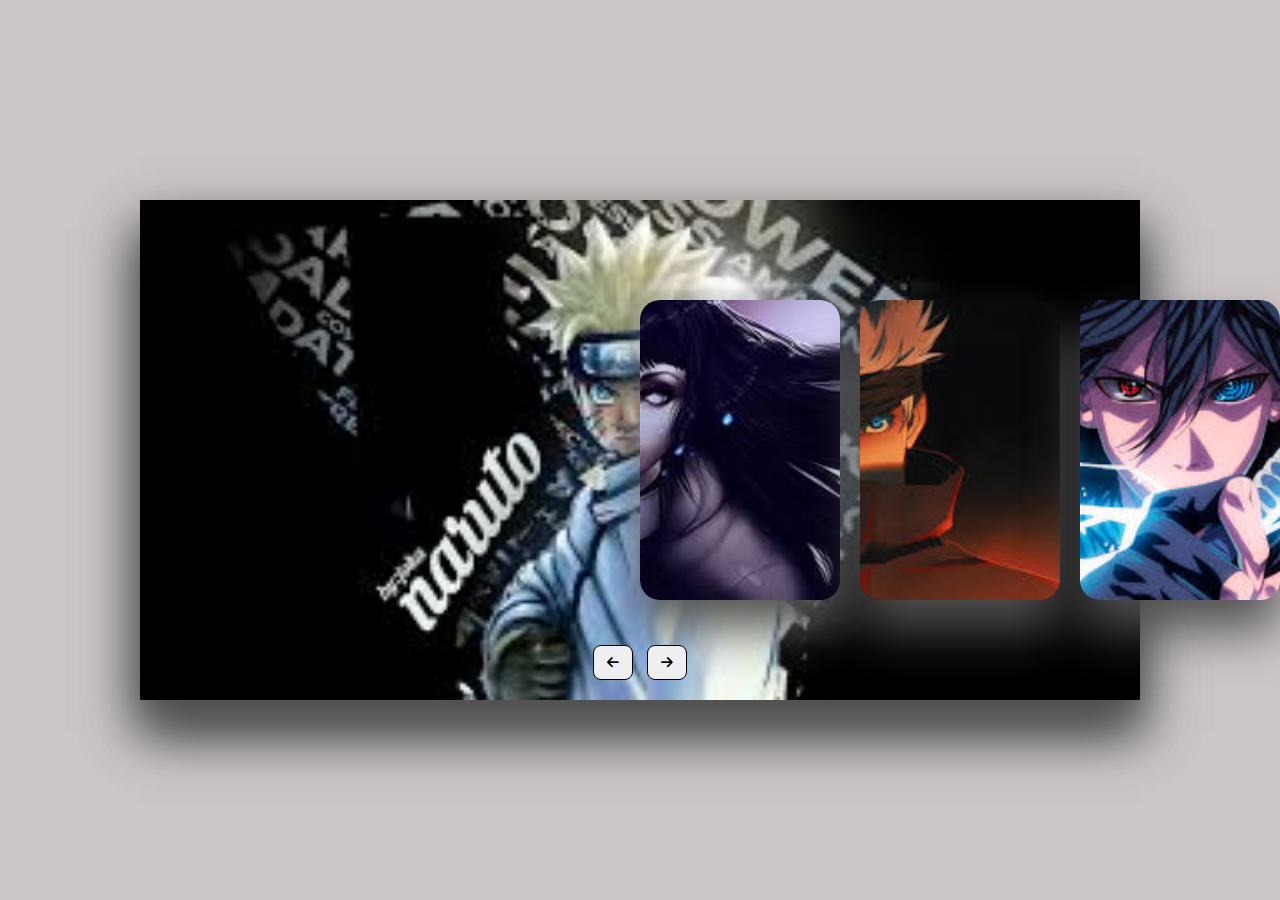
<file: ImageSliderEffect/index.html>
<!DOCTYPE html>
<html lang="en">

<head>
    <meta charset="UTF-8">
    <meta name="viewport" content="width=device-width, initial-scale=1.0">
    <title>Image Slider Effect</title>
    <link rel="stylesheet" href="style.css">
    <!-- <link rel="stylesheet" href="https://cdnjs.cloudflare.com/ajax/libs/font-awesome/6.4.0/css/all.min.css"
        integrity="sha512-iecdLmaskl7CVkqkXNQ/ZH/XLlvWZOJyj7Yy7tcenmpD1ypASozpmT/E0iPtmFIB46ZmdtAc9eNBvH0H/ZpiBW=="
        crossorigin="anonymous" referrerpolicy="no-referrer"> -->

    <link rel="stylesheet" href="https://cdnjs.cloudflare.com/ajax/libs/font-awesome/6.7.2/css/all.min.css">

</head>

<body>

    <div class="container">

        <div class="slide">

            <div class="item" style="background-image: url('photos/kakashi.jpg');">
                <div class="content">
                    <div class="name">Kakashi</div>
                    <div class="des">Eyes se attack karte hai</div>
                    <button>See More</button>
                </div>
            </div>


            <div class="item" style="background-image: url('photos/naurto.jpg');">
                <div class="content">
                    <div class="name">Naruto</div>
                    <div class="des">Ninja's Journey & Bonds</div>
                    <button>See More</button>
                </div>
            </div>


            <div class="item" style="background-image: url('photos/hinata.jpg');">
                <div class="content">
                    <div class="name">Hinata</div>
                    <div class="des">Ek caring girl hai</div>
                    <button>See More</button>
                </div>
            </div>


            <div class="item" style="background-image: url('photos/gojo.jpg');">
                <div class="content">
                    <div class="name">Gojo</div>
                    <div class="des">Bahut handsome😁 hai</div>
                    <button>See More</button>
                </div>
            </div>


            <div class="item" style="background-image: url('photos/sasuke.jpg');">
                <div class="content">
                    <div class="name">Sasuke</div>
                    <div class="des">Fight me bahut accha hai</div>
                    <button>See More</button>
                </div>
            </div>


            <div class="item" style="background-image: url('photos/sarada.jpg');">
                <div class="content">
                    <div class="name">Sarada</div>
                    <div class="des">Mujhe nhi pata</div>
                    <button>See More</button>
                </div>
            </div>

        </div>

        <div class="button">
            <button class="prev">
                <i class="fa-solid fa-arrow-left"></i>
            </button>
            <button class="next">
                <i class="fa-solid fa-arrow-right"></i>
            </button>
        </div>

    </div>

    <script src="script.js"></script>

</body>

</html>
</file>
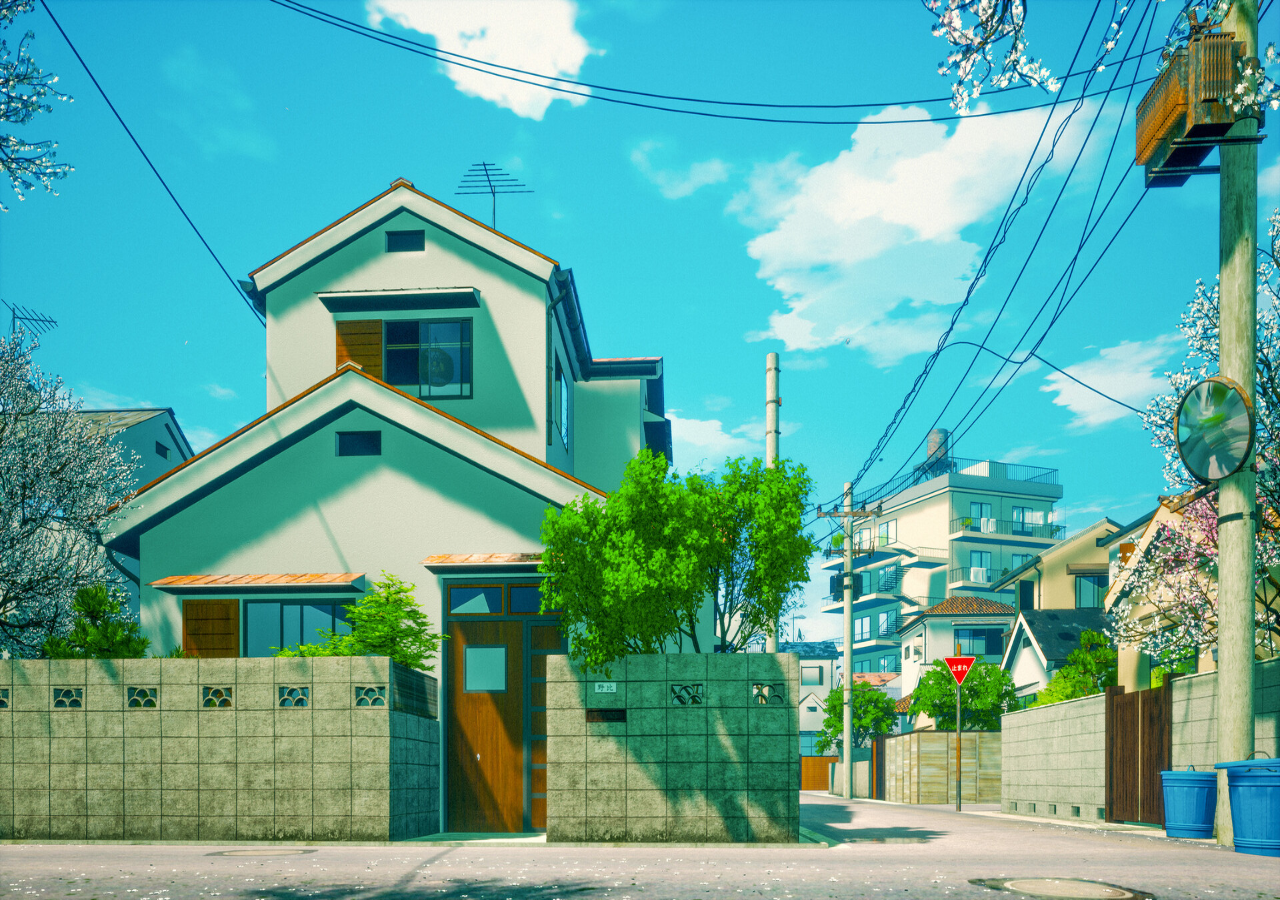
<file: nobita_animation/index.html>
<!DOCTYPE html>
<html lang="en">

<head>
  <meta charset="UTF-8">
  <meta name="viewport" content="width=device-width, initial-scale=1.0">
  <title>Nobita Animation</title>
  <link rel="stylesheet" href="style.css">
</head>

<body>
  <marquee scrollamount="15">
    <img src="photos/nobita-unscreen.gif">
  </marquee>
</body>

</html>
</file>
<file: ImageSliderEffect/style.css>
*{
    margin: 0;
    padding: 0;
    box-sizing: border-box;
}

body{
    background: #ccc6c6;
    overflow: hidden;
}

.container{
    position: absolute;
    top: 50%;
    left: 50%;
    transform: translate(-50%, -50%);
    width: 1000px;
    height: 500px;
    background: #f5f5f5;
    box-shadow: 0 30px 50px #dbdbdb;
}

.container .slide .item{
    width: 200px;
    height: 300px;
    position: absolute;
    top: 50%;
    transform: translate(0, -50%);
    border-radius: 20px;
    box-shadow: 0 30px 50px #505050;
    background-position: 50% 50%;
    background-size: cover;
    display: inline-block;
    transition: 0.5s;
}

.slide .item:nth-child(1),
.slide .item:nth-child(2){
    top: 0;
    left: 0;
    transform: translate(0, 0);
    border-radius: 0;
    width: 100%;
    height: 100%;
}


.slide .item:nth-child(3){
    left: 50%;
}
.slide .item:nth-child(4){
    left: calc(50% + 220px);
}
.slide .item:nth-child(5){
    left: calc(50% + 440px);
}

/* here n = 0, 1, 2, 3, ... */
.slide .item:nth-child(n + 6){
    left: calc(50% + 660px);
    opacity: 0;
}



.item .content{
    position: absolute;
    top: 50%;
    left: 100px;
    width: 300px;
    text-align: left;
    color: #eee;
    transform: translate(0, -50%);
    font-family: system-ui;
    display: none;
}


.slide .item.item:nth-child(2) .content{
    display: block;
}


.content .name{
    font-size: 40px;
    text-transform: uppercase;
    font-weight: bold;
    opacity: 0;
    animation: animate 1s ease-in-out 1 forwards;
}

.content .des{
    margin-top: 10px;
    margin-bottom: 20px;
    opacity: 0;
    animation: animate 1s ease-in-out 0.3s 1 forwards;
}

.content button{
    padding: 10px 20px;
    border: none;
    cursor: pointer;
    opacity: 0;
    animation: animate 1s ease-in-out 0.6s 1 forwards;
}


@keyframes animate {
    from{
        opacity: 0;
        transform: translate(0, 100px);
        filter: blur(33px);
    }

    to{
        opacity: 1;
        transform: translate(0);
        filter: blur(0);
    }
}



.button{
    width: 100%;
    text-align: center;
    position: absolute;
    bottom: 20px;
}

.button button{
    width: 40px;
    height: 35px;
    border-radius: 8px;
    border: none;
    cursor: pointer;
    margin: 0 5px;
    border: 1px solid #000;
    transition: 0.3s;
}

.button button:hover{
    background: #ababab;
    color: #fff;
}
</file>
<file: nobita_animation/style.css>
body{
  background: url(photos/1.jpg);
  background-repeat: no-repeat;
  background-size: 100% 100%;
  background-attachment: fixed;
}

img{
  height: 290px;
  margin-top: 27%;
}
</file>
